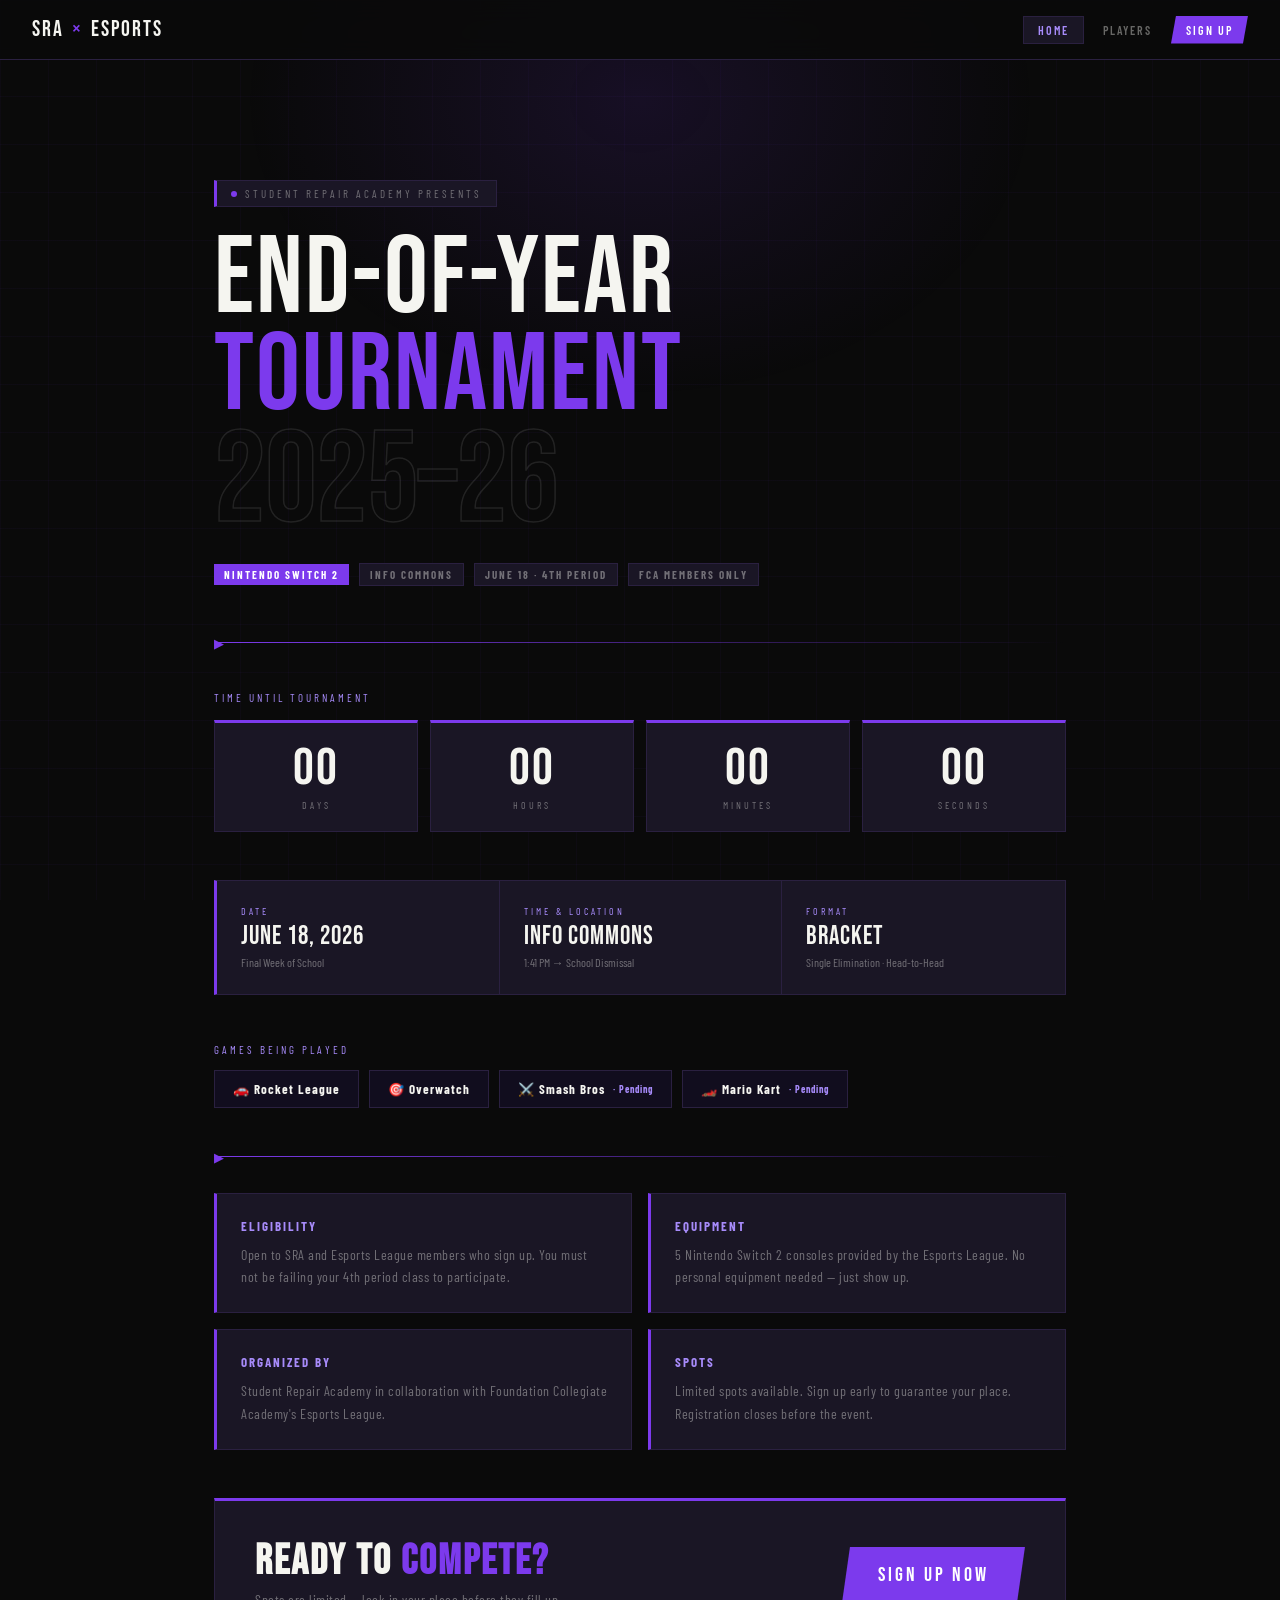
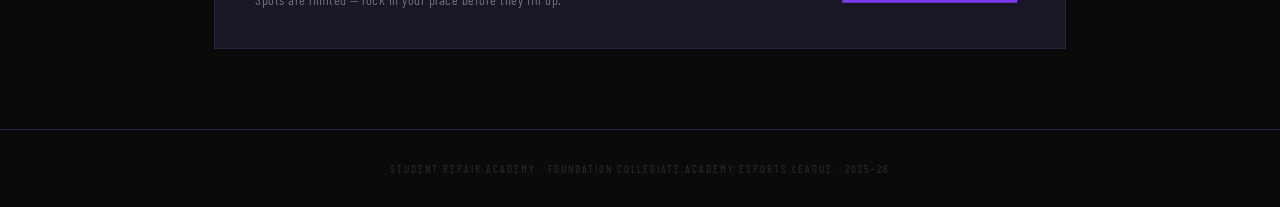
<file: index.html>
<!DOCTYPE html>
<html lang="en">
<head>
<meta charset="UTF-8">
<meta name="viewport" content="width=device-width, initial-scale=1.0">
<title>SRA × Esports — End-of-Year Tournament</title>
<link rel="stylesheet" href="style.css">
<style>
  .hero { padding: 60px 0 20px; }

  .main-title {
    font-family: 'Bebas Neue', sans-serif;
    font-size: clamp(64px, 10vw, 110px);
    line-height: 0.88;
    letter-spacing: 2px;
    margin-bottom: 20px;
  }

  .main-title .l1 { color: var(--white); display: block; }
  .main-title .l2 { color: var(--purple); display: block; }
  .main-title .l3 {
    -webkit-text-stroke: 1.5px rgba(255,255,255,0.1);
    color: transparent;
    display: block;
    font-size: clamp(72px, 12vw, 130px);
    letter-spacing: -1px;
  }

  .meta-row {
    display: flex;
    align-items: center;
    flex-wrap: wrap;
    gap: 10px;
    margin-top: 24px;
  }

  /* Countdown */
  .countdown-section {
    margin: 48px 0;
  }

  .countdown-label {
    font-family: 'Barlow Condensed', sans-serif;
    font-size: 11px;
    letter-spacing: 3px;
    text-transform: uppercase;
    color: var(--purple-light);
    margin-bottom: 16px;
  }

  .countdown {
    display: flex;
    gap: 12px;
    flex-wrap: wrap;
  }

  .countdown-unit {
    background: var(--card);
    border: 1px solid var(--card-border);
    border-top: 3px solid var(--purple);
    padding: 20px 24px;
    text-align: center;
    min-width: 90px;
    flex: 1;
  }

  .countdown-num {
    font-family: 'Bebas Neue', sans-serif;
    font-size: 52px;
    color: var(--white);
    line-height: 1;
    letter-spacing: 2px;
  }

  .countdown-unit-label {
    font-family: 'Barlow Condensed', sans-serif;
    font-size: 10px;
    letter-spacing: 3px;
    text-transform: uppercase;
    color: var(--muted);
    margin-top: 4px;
  }

  /* Info grid */
  .info-grid {
    display: grid;
    grid-template-columns: repeat(3, 1fr);
    border: 1px solid var(--card-border);
    border-left: 3px solid var(--purple);
    background: var(--card);
    margin-bottom: 48px;
  }

  .info-item {
    padding: 24px;
    border-right: 1px solid var(--card-border);
  }

  .info-item:last-child { border-right: none; }

  .info-label {
    font-family: 'Barlow Condensed', sans-serif;
    font-size: 10px;
    letter-spacing: 3px;
    text-transform: uppercase;
    color: var(--purple-light);
    margin-bottom: 6px;
  }

  .info-value {
    font-family: 'Bebas Neue', sans-serif;
    font-size: 26px;
    letter-spacing: 1px;
    color: var(--white);
    line-height: 1.1;
  }

  .info-sub {
    font-size: 12px;
    color: var(--muted);
    margin-top: 3px;
    font-family: 'Barlow Condensed', sans-serif;
  }

  /* About section */
  .about-grid {
    display: grid;
    grid-template-columns: 1fr 1fr;
    gap: 16px;
    margin-bottom: 48px;
  }

  .about-card {
    background: var(--card);
    border: 1px solid var(--card-border);
    border-left: 3px solid var(--purple);
    padding: 24px;
  }

  .about-card-title {
    font-family: 'Barlow Condensed', sans-serif;
    font-weight: 700;
    font-size: 13px;
    letter-spacing: 2px;
    text-transform: uppercase;
    color: var(--purple-light);
    margin-bottom: 10px;
  }

  .about-card p {
    font-size: 14px;
    color: var(--muted);
    line-height: 1.6;
    font-family: 'Barlow Condensed', sans-serif;
    letter-spacing: 0.5px;
  }

  /* CTA */
  .cta-block {
    background: var(--card);
    border: 1px solid var(--card-border);
    border-top: 3px solid var(--purple);
    padding: 40px;
    display: flex;
    align-items: center;
    justify-content: space-between;
    gap: 24px;
    flex-wrap: wrap;
  }

  .cta-block .left h2 {
    font-family: 'Bebas Neue', sans-serif;
    font-size: 42px;
    letter-spacing: 2px;
    color: var(--white);
    line-height: 1;
    margin-bottom: 8px;
  }

  .cta-block .left h2 span { color: var(--purple); }

  .cta-block .left p {
    font-family: 'Barlow Condensed', sans-serif;
    font-size: 14px;
    color: var(--muted);
    letter-spacing: 0.5px;
  }

  .cta-btn {
    display: inline-block;
    background: var(--purple);
    color: white;
    font-family: 'Bebas Neue', sans-serif;
    font-size: 20px;
    letter-spacing: 3px;
    padding: 16px 36px;
    text-decoration: none;
    clip-path: polygon(8px 0%, 100% 0%, calc(100% - 8px) 100%, 0% 100%);
    transition: background 0.2s, box-shadow 0.2s;
    white-space: nowrap;
  }

  .cta-btn:hover {
    background: var(--purple-dark);
    box-shadow: 0 0 30px rgba(124,58,237,0.4);
  }

  /* Games list */
  .games-row {
    display: flex;
    gap: 10px;
    flex-wrap: wrap;
    margin-bottom: 48px;
  }

  .game-tag {
    background: #110d1e;
    border: 1px solid var(--card-border);
    padding: 10px 18px;
    font-family: 'Barlow Condensed', sans-serif;
    font-weight: 700;
    font-size: 13px;
    letter-spacing: 1px;
    color: var(--white);
    display: flex;
    align-items: center;
    gap: 8px;
  }

  .game-tag .pending {
    font-size: 10px;
    color: var(--purple-light);
    letter-spacing: 1px;
  }
</style>
</head>
<body>

<nav>
  <a href="index.html" class="nav-logo">SRA <span>×</span> ESPORTS</a>
  <div class="nav-links">
    <a href="index.html" class="active">Home</a>
    <a href="players.html">Players</a>
    <a href="signup.html" class="cta">Sign Up</a>
  </div>
</nav>

<div class="container">

  <div class="hero fade-up">
    <div class="presents-tag">Student Repair Academy Presents</div>
    <div class="main-title">
      <span class="l1">END-OF-YEAR</span>
      <span class="l2">TOURNAMENT</span>
      <span class="l3">2025–26</span>
    </div>
    <div class="meta-row">
      <span class="badge badge-purple">Nintendo Switch 2</span>
      <span class="badge badge-outline">Info Commons</span>
      <span class="badge badge-outline">June 18 · 4th Period</span>
      <span class="badge badge-outline">FCA Members Only</span>
    </div>
  </div>

  <div class="divider fade-up-2"></div>

  <!-- Countdown -->
  <div class="countdown-section fade-up-2">
    <div class="countdown-label">Time Until Tournament</div>
    <div class="countdown">
      <div class="countdown-unit">
        <div class="countdown-num" id="cd-days">--</div>
        <div class="countdown-unit-label">Days</div>
      </div>
      <div class="countdown-unit">
        <div class="countdown-num" id="cd-hours">--</div>
        <div class="countdown-unit-label">Hours</div>
      </div>
      <div class="countdown-unit">
        <div class="countdown-num" id="cd-mins">--</div>
        <div class="countdown-unit-label">Minutes</div>
      </div>
      <div class="countdown-unit">
        <div class="countdown-num" id="cd-secs">--</div>
        <div class="countdown-unit-label">Seconds</div>
      </div>
    </div>
  </div>

  <!-- Info strip -->
  <div class="info-grid fade-up-3">
    <div class="info-item">
      <div class="info-label">Date</div>
      <div class="info-value">June 18, 2026</div>
      <div class="info-sub">Final Week of School</div>
    </div>
    <div class="info-item">
      <div class="info-label">Time & Location</div>
      <div class="info-value">Info Commons</div>
      <div class="info-sub">1:41 PM → School Dismissal</div>
    </div>
    <div class="info-item">
      <div class="info-label">Format</div>
      <div class="info-value">Bracket</div>
      <div class="info-sub">Single Elimination · Head-to-Head</div>
    </div>
  </div>

  <!-- Games -->
  <div class="fade-up-3">
    <div class="countdown-label" style="margin-bottom:14px">Games Being Played</div>
    <div class="games-row">
      <div class="game-tag">🚗 Rocket League</div>
      <div class="game-tag">🎯 Overwatch</div>
      <div class="game-tag">⚔️ Smash Bros <span class="pending">· Pending</span></div>
      <div class="game-tag">🏎️ Mario Kart <span class="pending">· Pending</span></div>
    </div>
  </div>

  <div class="divider fade-up-3"></div>

  <!-- About cards -->
  <div class="about-grid fade-up-3">
    <div class="about-card">
      <div class="about-card-title">Eligibility</div>
      <p>Open to SRA and Esports League members who sign up. You must not be failing your 4th period class to participate.</p>
    </div>
    <div class="about-card">
      <div class="about-card-title">Equipment</div>
      <p>5 Nintendo Switch 2 consoles provided by the Esports League. No personal equipment needed — just show up.</p>
    </div>
    <div class="about-card">
      <div class="about-card-title">Organized By</div>
      <p>Student Repair Academy in collaboration with Foundation Collegiate Academy's Esports League.</p>
    </div>
    <div class="about-card">
      <div class="about-card-title">Spots</div>
      <p>Limited spots available. Sign up early to guarantee your place. Registration closes before the event.</p>
    </div>
  </div>

  <!-- CTA -->
  <div class="cta-block fade-up-4">
    <div class="left">
      <h2>Ready to <span>Compete?</span></h2>
      <p>Spots are limited — lock in your place before they fill up.</p>
    </div>
    <a href="signup.html" class="cta-btn">Sign Up Now</a>
  </div>

</div>

<footer class="site-footer">
  Student Repair Academy · Foundation Collegiate Academy Esports League · 2025–26
</footer>

<script>
  // Countdown to June 18, 2026 1:41 PM
  const target = new Date('2026-06-18T13:41:00');

  function updateCountdown() {
    const now = new Date();
    const diff = target - now;

    if (diff <= 0) {
      document.getElementById('cd-days').textContent = '00';
      document.getElementById('cd-hours').textContent = '00';
      document.getElementById('cd-mins').textContent = '00';
      document.getElementById('cd-secs').textContent = '00';
      return;
    }

    const days = Math.floor(diff / (1000 * 60 * 60 * 24));
    const hours = Math.floor((diff % (1000 * 60 * 60 * 24)) / (1000 * 60 * 60));
    const mins = Math.floor((diff % (1000 * 60 * 60)) / (1000 * 60));
    const secs = Math.floor((diff % (1000 * 60)) / 1000);

    document.getElementById('cd-days').textContent = String(days).padStart(2, '0');
    document.getElementById('cd-hours').textContent = String(hours).padStart(2, '0');
    document.getElementById('cd-mins').textContent = String(mins).padStart(2, '0');
    document.getElementById('cd-secs').textContent = String(secs).padStart(2, '0');
  }

  updateCountdown();
  setInterval(updateCountdown, 1000);
</script>
</body>
</html>
</file>
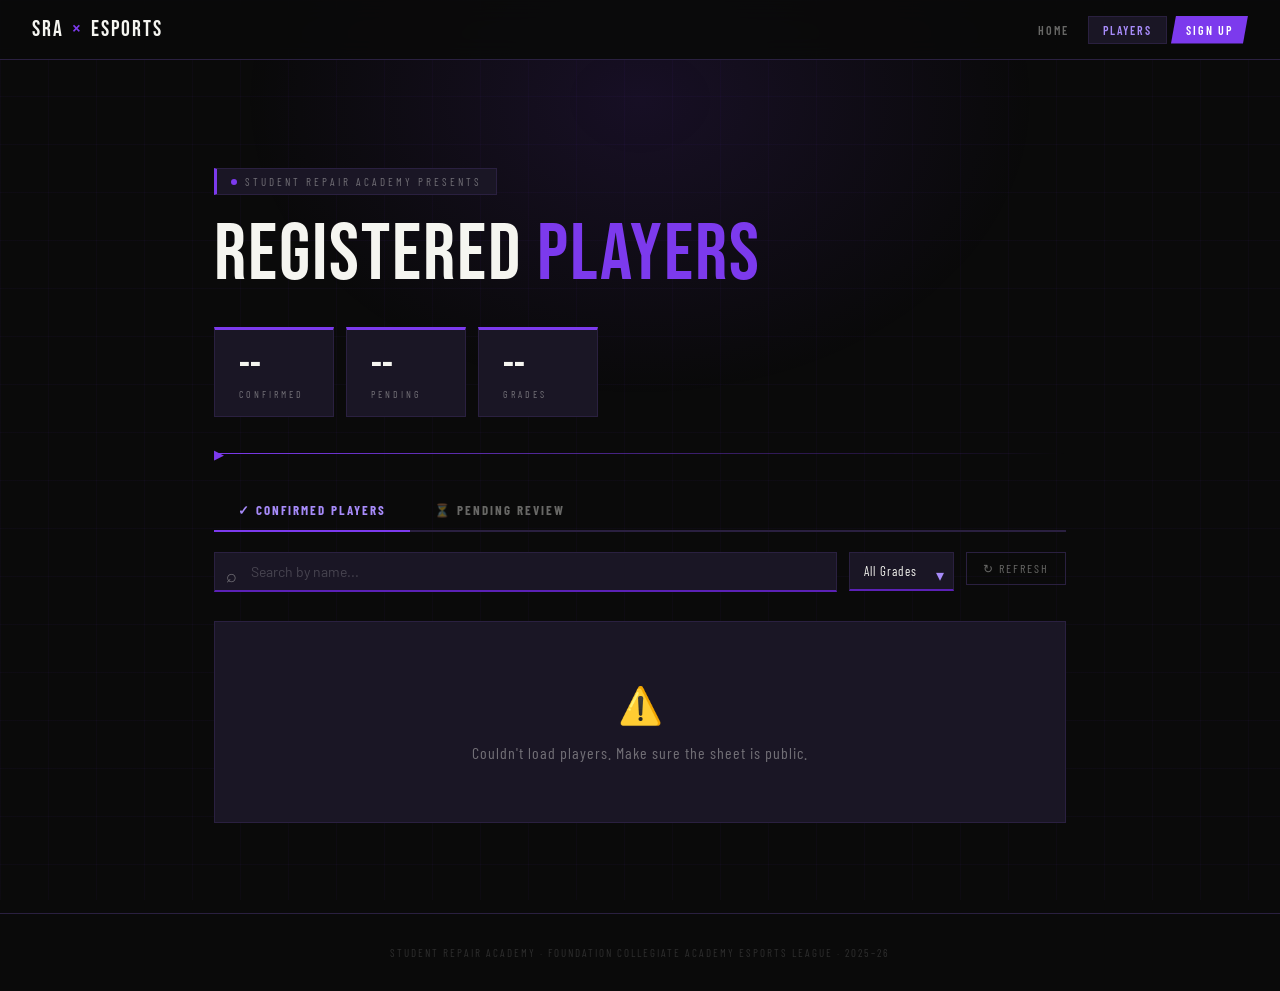
<file: players.html>
<!DOCTYPE html>
<html lang="en">
<head>
<meta charset="UTF-8">
<meta name="viewport" content="width=device-width, initial-scale=1.0">
<title>Registered Players — SRA Tournament</title>
<link rel="stylesheet" href="style.css">
<style>
  .page-header { padding: 48px 0 0; margin-bottom: 36px; }

  .page-title {
    font-family: 'Bebas Neue', sans-serif;
    font-size: clamp(48px, 8vw, 80px);
    line-height: 0.9;
    letter-spacing: 2px;
    margin-bottom: 16px;
  }

  .page-title span { color: var(--purple); }

  /* Stats row */
  .stats-row {
    display: flex;
    gap: 12px;
    margin-bottom: 36px;
    flex-wrap: wrap;
  }

  .stat-box {
    background: var(--card);
    border: 1px solid var(--card-border);
    border-top: 3px solid var(--purple);
    padding: 16px 24px;
    min-width: 120px;
  }

  .stat-num {
    font-family: 'Bebas Neue', sans-serif;
    font-size: 40px;
    color: var(--white);
    line-height: 1;
  }

  .stat-label {
    font-family: 'Barlow Condensed', sans-serif;
    font-size: 10px;
    letter-spacing: 3px;
    text-transform: uppercase;
    color: var(--muted);
    margin-top: 2px;
  }

  /* Search / filter */
  .controls {
    display: flex;
    gap: 12px;
    margin-bottom: 24px;
    flex-wrap: wrap;
  }

  .search-wrap {
    flex: 1;
    min-width: 200px;
    position: relative;
  }

  .search-wrap input {
    width: 100%;
    background: var(--card);
    border: 1px solid var(--card-border);
    border-bottom: 2px solid var(--purple-dark);
    color: var(--white);
    font-family: 'Barlow', sans-serif;
    font-size: 14px;
    padding: 10px 16px 10px 36px;
    outline: none;
    transition: border-color 0.2s;
  }

  .search-wrap input:focus { border-color: var(--purple); }
  .search-wrap input::placeholder { color: rgba(255,255,255,0.2); }

  .search-wrap::before {
    content: '⌕';
    position: absolute;
    left: 12px;
    top: 50%;
    transform: translateY(-50%);
    color: var(--muted);
    font-size: 18px;
    pointer-events: none;
  }

  .filter-select {
    background: var(--card);
    border: 1px solid var(--card-border);
    border-bottom: 2px solid var(--purple-dark);
    color: var(--white);
    font-family: 'Barlow Condensed', sans-serif;
    font-size: 13px;
    letter-spacing: 1px;
    padding: 10px 32px 10px 14px;
    outline: none;
    appearance: none;
    -webkit-appearance: none;
    cursor: pointer;
  }

  .select-wrap {
    position: relative;
  }

  .select-wrap::after {
    content: '▾';
    position: absolute;
    right: 10px;
    top: 50%;
    transform: translateY(-50%);
    color: var(--purple-light);
    pointer-events: none;
  }

  /* Table */
  .table-wrap {
    border: 1px solid var(--card-border);
    overflow: hidden;
  }

  table {
    width: 100%;
    border-collapse: collapse;
  }

  thead {
    background: var(--card);
    border-bottom: 2px solid var(--purple);
  }

  thead th {
    font-family: 'Barlow Condensed', sans-serif;
    font-size: 10px;
    font-weight: 700;
    letter-spacing: 3px;
    text-transform: uppercase;
    color: var(--purple-light);
    padding: 14px 20px;
    text-align: left;
  }

  tbody tr {
    border-bottom: 1px solid var(--card-border);
    transition: background 0.15s;
  }

  tbody tr:last-child { border-bottom: none; }
  tbody tr:hover { background: rgba(124,58,237,0.05); }

  tbody td {
    padding: 14px 20px;
    font-family: 'Barlow Condensed', sans-serif;
    font-size: 15px;
    color: var(--white);
    letter-spacing: 0.5px;
  }

  .player-num {
    font-family: 'Bebas Neue', sans-serif;
    font-size: 18px;
    color: var(--purple);
    width: 40px;
  }

  .grade-badge {
    display: inline-block;
    background: #110d1e;
    border: 1px solid var(--card-border);
    padding: 2px 8px;
    font-size: 12px;
    font-family: 'Barlow Condensed', sans-serif;
    letter-spacing: 1px;
    color: var(--muted);
  }

  .game-chip {
    display: inline-block;
    background: rgba(124,58,237,0.12);
    border: 1px solid rgba(124,58,237,0.3);
    color: var(--purple-light);
    font-size: 11px;
    font-family: 'Barlow Condensed', sans-serif;
    letter-spacing: 1px;
    padding: 2px 8px;
    margin: 2px 2px 2px 0;
  }

  /* Loading / empty states */
  .state-box {
    padding: 60px 20px;
    text-align: center;
    background: var(--card);
    border: 1px solid var(--card-border);
  }

  .state-box .icon {
    font-size: 36px;
    margin-bottom: 16px;
    display: block;
  }

  .state-box p {
    font-family: 'Barlow Condensed', sans-serif;
    font-size: 16px;
    letter-spacing: 1px;
    color: var(--muted);
  }

  .spinner {
    width: 32px; height: 32px;
    border: 3px solid var(--card-border);
    border-top-color: var(--purple);
    border-radius: 50%;
    animation: spin 0.8s linear infinite;
    margin: 0 auto 16px;
  }

  @keyframes spin { to { transform: rotate(360deg); } }

  .refresh-btn {
    background: transparent;
    border: 1px solid var(--card-border);
    color: var(--muted);
    font-family: 'Barlow Condensed', sans-serif;
    font-size: 12px;
    letter-spacing: 2px;
    text-transform: uppercase;
    padding: 8px 16px;
    cursor: pointer;
    transition: border-color 0.2s, color 0.2s;
    margin-left: auto;
    display: block;
    margin-bottom: 12px;
  }

  .refresh-btn:hover { border-color: var(--purple); color: var(--white); }

  .last-updated {
    font-family: 'Barlow Condensed', sans-serif;
    font-size: 11px;
    letter-spacing: 1px;
    color: rgba(255,255,255,0.15);
    text-align: right;
    margin-top: 10px;
  }

  /* Tabs */
  .tabs {
    display: flex;
    gap: 0;
    margin-bottom: 20px;
    border-bottom: 2px solid var(--card-border);
  }

  .tab-btn {
    background: transparent;
    border: none;
    border-bottom: 2px solid transparent;
    margin-bottom: -2px;
    color: var(--muted);
    font-family: 'Barlow Condensed', sans-serif;
    font-size: 13px;
    font-weight: 700;
    letter-spacing: 2px;
    text-transform: uppercase;
    padding: 12px 24px;
    cursor: pointer;
    transition: color 0.2s, border-color 0.2s;
  }

  .tab-btn:hover { color: var(--white); }

  .tab-btn.active {
    color: var(--purple-light);
    border-bottom-color: var(--purple);
  }

  .rep-badge {
    display: inline-block;
    background: rgba(124,58,237,0.12);
    border: 1px solid rgba(124,58,237,0.3);
    color: var(--purple-light);
    font-size: 11px;
    font-family: 'Barlow Condensed', sans-serif;
    letter-spacing: 1px;
    padding: 3px 10px;
  }
</style>
</head>
<body>

<nav>
  <a href="index.html" class="nav-logo">SRA <span>×</span> ESPORTS</a>
  <div class="nav-links">
    <a href="index.html">Home</a>
    <a href="players.html" class="active">Players</a>
    <a href="signup.html" class="cta">Sign Up</a>
  </div>
</nav>

<div class="container">

  <div class="page-header fade-up">
    <div class="presents-tag">Student Repair Academy Presents</div>
    <div class="page-title">Registered <span>Players</span></div>
  </div>

  <!-- Stats -->
  <div class="stats-row fade-up-2">
    <div class="stat-box">
      <div class="stat-num" id="confirmed-count">--</div>
      <div class="stat-label">Confirmed</div>
    </div>
    <div class="stat-box">
      <div class="stat-num" id="pending-count">--</div>
      <div class="stat-label">Pending</div>
    </div>
    <div class="stat-box">
      <div class="stat-num" id="grade-count">--</div>
      <div class="stat-label">Grades</div>
    </div>
  </div>

  <div class="divider fade-up-2"></div>

  <!-- Tabs -->
  <div class="tabs fade-up-3">
    <button class="tab-btn active" id="tab-confirmed" onclick="switchTab('confirmed')">
      ✓ Confirmed Players
    </button>
    <button class="tab-btn" id="tab-pending" onclick="switchTab('pending')">
      ⏳ Pending Review
    </button>
  </div>

  <!-- Controls -->
  <div class="controls fade-up-3">
    <div class="search-wrap">
      <input type="text" id="searchInput" placeholder="Search by name..." oninput="filterTable()">
    </div>
    <div class="select-wrap">
      <select class="filter-select" id="gradeFilter" onchange="filterTable()">
        <option value="">All Grades</option>
        <option value="9">9th Grade</option>
        <option value="10">10th Grade</option>
        <option value="11">11th Grade</option>
        <option value="12">12th Grade</option>
      </select>
    </div>
    <button class="refresh-btn" onclick="loadAll()">↻ Refresh</button>
  </div>

  <!-- Table -->
  <div id="content" class="fade-up-3">
    <div class="state-box" id="loadingState">
      <div class="spinner"></div>
      <p>Loading players...</p>
    </div>
  </div>

  <div class="last-updated" id="lastUpdated"></div>

</div>

<footer class="site-footer">
  Student Repair Academy · Foundation Collegiate Academy Esports League · 2025–26
</footer>

<script>
  const SHEET_ID = '13v4vQWtfI6nMvqL5BgqqOWVer8HJgDAQBhRl760uthE';

  const SHEETS = {
    pending: `https://docs.google.com/spreadsheets/d/${SHEET_ID}/gviz/tq?tqx=out:json&sheet=Form%20Responses%201`,
    confirmed: `https://docs.google.com/spreadsheets/d/${SHEET_ID}/gviz/tq?tqx=out:json&sheet=Confirmed%20Players`
  };

  let allPending = [];
  let allConfirmed = [];
  let currentTab = 'confirmed';

  function switchTab(tab) {
    currentTab = tab;
    document.getElementById('tab-confirmed').classList.toggle('active', tab === 'confirmed');
    document.getElementById('tab-pending').classList.toggle('active', tab === 'pending');
    document.getElementById('searchInput').value = '';
    document.getElementById('gradeFilter').value = '';
    renderTable(tab === 'confirmed' ? allConfirmed : allPending, tab);
  }

  async function fetchSheet(url, type) {
    const res = await fetch(url);
    const text = await res.text();
    const json = JSON.parse(text.match(/google\.visualization\.Query\.setResponse\(([\s\S]*?)\);/)[1]);
    const rows = json.table.rows || [];

    if (type === 'confirmed') {
      // cols: 0=Full Name, 1=Grade, 2=Representing
      return rows.map((row, i) => ({
        num: i + 1,
        name: row.c[0]?.v || '—',
        grade: row.c[1]?.v || '—',
        representing: row.c[2]?.v || '—'
      }));
    } else {
      // cols: 0=Timestamp, 1=Full Name, 2=Grade, 3=Teacher, 4=Game Preference
      return rows.map((row, i) => ({
        num: i + 1,
        name: row.c[1]?.v || '—',
        grade: row.c[2]?.v || '—',
        games: row.c[4]?.v || '—'
      }));
    }
  }

  async function loadAll() {
    document.getElementById('content').innerHTML = `
      <div class="state-box">
        <div class="spinner"></div>
        <p>Loading players...</p>
      </div>`;

    try {
      [allConfirmed, allPending] = await Promise.all([
        fetchSheet(SHEETS.confirmed, 'confirmed'),
        fetchSheet(SHEETS.pending, 'pending')
      ]);

      updateStats();
      renderTable(currentTab === 'confirmed' ? allConfirmed : allPending, currentTab);

      const now = new Date();
      document.getElementById('lastUpdated').textContent =
        `Last updated: ${now.toLocaleTimeString()}`;
    } catch(e) {
      document.getElementById('content').innerHTML = `
        <div class="state-box">
          <span class="icon">⚠️</span>
          <p>Couldn't load players. Make sure the sheet is public.</p>
        </div>`;
    }
  }

  function renderTable(players, type) {
    if (!players || players.length === 0) {
      document.getElementById('content').innerHTML = `
        <div class="state-box">
          <span class="icon">${type === 'confirmed' ? '🏆' : '🎮'}</span>
          <p>${type === 'confirmed' ? 'No confirmed players yet.' : 'No pending registrations.'}</p>
        </div>`;
      return;
    }

    let headers, rows;

    if (type === 'confirmed') {
      headers = `<th>#</th><th>Name</th><th>Grade</th><th>Representing</th>`;
      rows = players.map(p => `
        <tr>
          <td class="player-num">${String(p.num).padStart(2,'0')}</td>
          <td>${p.name}</td>
          <td><span class="grade-badge">${p.grade}th</span></td>
          <td><span class="rep-badge">${p.representing}</span></td>
        </tr>`).join('');
    } else {
      headers = `<th>#</th><th>Name</th><th>Grade</th><th>Game Preference</th>`;
      rows = players.map(p => {
        const games = p.games.split(',').map(g => g.trim()).filter(Boolean);
        const chips = games.map(g => `<span class="game-chip">${g}</span>`).join('');
        return `
        <tr>
          <td class="player-num">${String(p.num).padStart(2,'0')}</td>
          <td>${p.name}</td>
          <td><span class="grade-badge">${p.grade}th</span></td>
          <td>${chips}</td>
        </tr>`;
      }).join('');
    }

    document.getElementById('content').innerHTML = `
      <div class="table-wrap">
        <table>
          <thead><tr>${headers}</tr></thead>
          <tbody>${rows}</tbody>
        </table>
      </div>`;
  }

  function filterTable() {
    const search = document.getElementById('searchInput').value.toLowerCase();
    const grade = document.getElementById('gradeFilter').value;
    const source = currentTab === 'confirmed' ? allConfirmed : allPending;

    const filtered = source.filter(p => {
      const matchSearch = !search || p.name.toLowerCase().includes(search);
      const matchGrade = !grade || String(p.grade) === grade;
      return matchSearch && matchGrade;
    });

    renderTable(filtered, currentTab);
  }

  function updateStats() {
    document.getElementById('confirmed-count').textContent =
      String(allConfirmed.length).padStart(2, '0');
    document.getElementById('pending-count').textContent =
      String(allPending.length).padStart(2, '0');
    const grades = new Set([...allConfirmed, ...allPending].map(p => p.grade));
    document.getElementById('grade-count').textContent =
      String(grades.size).padStart(2, '0');
  }

  loadAll();
  setInterval(loadAll, 60000);
</script>
</body>
</html>
</file>
<file: style.css>
@import url('https://fonts.googleapis.com/css2?family=Bebas+Neue&family=Barlow+Condensed:wght@400;600;700&family=Barlow:wght@400;500&display=swap');

*, *::before, *::after { box-sizing: border-box; margin: 0; padding: 0; }

:root {
  --black: #0a0a0a;
  --purple: #7c3aed;
  --purple-light: #a78bfa;
  --purple-dark: #5b21b6;
  --purple-glow: rgba(124,58,237,0.25);
  --card: #1a1625;
  --card-border: #2a2040;
  --white: #f5f5f0;
  --muted: rgba(245,245,240,0.4);
}

html { scroll-behavior: smooth; }

body {
  background: var(--black);
  color: var(--white);
  font-family: 'Barlow', sans-serif;
  min-height: 100vh;
  overflow-x: hidden;
}

body::before {
  content: '';
  position: fixed;
  inset: 0;
  background-image:
    linear-gradient(rgba(124,58,237,0.04) 1px, transparent 1px),
    linear-gradient(90deg, rgba(124,58,237,0.04) 1px, transparent 1px);
  background-size: 48px 48px;
  pointer-events: none;
  z-index: 0;
}

body::after {
  content: '';
  position: fixed;
  top: -200px;
  left: 50%;
  transform: translateX(-50%);
  width: 800px;
  height: 600px;
  background: radial-gradient(ellipse, rgba(124,58,237,0.12) 0%, transparent 70%);
  pointer-events: none;
  z-index: 0;
}

/* NAV */
nav {
  position: sticky;
  top: 0;
  z-index: 100;
  background: rgba(10,10,10,0.92);
  backdrop-filter: blur(12px);
  border-bottom: 1px solid var(--card-border);
  padding: 0 32px;
  display: flex;
  align-items: center;
  justify-content: space-between;
  height: 60px;
}

.nav-logo {
  font-family: 'Bebas Neue', sans-serif;
  font-size: 22px;
  letter-spacing: 2px;
  color: var(--white);
  text-decoration: none;
  display: flex;
  align-items: center;
  gap: 8px;
}

.nav-logo span { color: var(--purple); }

.nav-links {
  display: flex;
  align-items: center;
  gap: 4px;
}

.nav-links a {
  font-family: 'Barlow Condensed', sans-serif;
  font-size: 12px;
  font-weight: 600;
  letter-spacing: 2px;
  text-transform: uppercase;
  color: var(--muted);
  text-decoration: none;
  padding: 6px 14px;
  border: 1px solid transparent;
  transition: color 0.2s, border-color 0.2s;
}

.nav-links a:hover { color: var(--white); }
.nav-links a.active {
  color: var(--purple-light);
  border-color: var(--card-border);
  background: var(--card);
}

.nav-links a.cta {
  background: var(--purple);
  color: white;
  border-color: var(--purple);
  clip-path: polygon(5px 0%, 100% 0%, calc(100% - 5px) 100%, 0% 100%);
}

.nav-links a.cta:hover { background: var(--purple-dark); }

/* CONTAINER */
.container {
  max-width: 900px;
  margin: 0 auto;
  padding: 60px 24px 80px;
  position: relative;
  z-index: 1;
}

/* DIVIDER */
.divider {
  height: 1px;
  background: linear-gradient(90deg, var(--purple), transparent);
  margin: 36px 0;
  position: relative;
}

.divider::before {
  content: '▶';
  position: absolute;
  left: 0; top: -7px;
  color: var(--purple);
  font-size: 13px;
}

/* BADGE */
.badge {
  font-family: 'Barlow Condensed', sans-serif;
  font-size: 11px;
  font-weight: 700;
  letter-spacing: 2px;
  text-transform: uppercase;
  padding: 4px 10px;
  display: inline-block;
}

.badge-purple { background: var(--purple); color: white; }
.badge-outline {
  border: 1px solid var(--card-border);
  color: var(--muted);
  background: var(--card);
}

/* PRESENTS TAG */
.presents-tag {
  display: inline-flex;
  align-items: center;
  gap: 8px;
  background: var(--card);
  border: 1px solid var(--card-border);
  border-left: 3px solid var(--purple);
  padding: 6px 14px;
  font-family: 'Barlow Condensed', sans-serif;
  font-size: 11px;
  letter-spacing: 3px;
  text-transform: uppercase;
  color: var(--muted);
  margin-bottom: 24px;
}

.presents-tag::before {
  content: '';
  width: 6px; height: 6px;
  border-radius: 50%;
  background: var(--purple);
  animation: pulse 2s ease infinite;
}

/* ANIMATIONS */
@keyframes fadeUp {
  from { opacity: 0; transform: translateY(20px); }
  to { opacity: 1; transform: translateY(0); }
}

@keyframes pulse {
  0%, 100% { opacity: 1; }
  50% { opacity: 0.4; }
}

.fade-up { animation: fadeUp 0.6s ease both; }
.fade-up-2 { animation: fadeUp 0.6s 0.15s ease both; }
.fade-up-3 { animation: fadeUp 0.6s 0.3s ease both; }
.fade-up-4 { animation: fadeUp 0.6s 0.45s ease both; }

/* FOOTER */
.site-footer {
  text-align: center;
  padding: 32px 24px;
  border-top: 1px solid var(--card-border);
  font-family: 'Barlow Condensed', sans-serif;
  font-size: 11px;
  letter-spacing: 2px;
  text-transform: uppercase;
  color: rgba(255,255,255,0.15);
  position: relative;
  z-index: 1;
}
</file>
